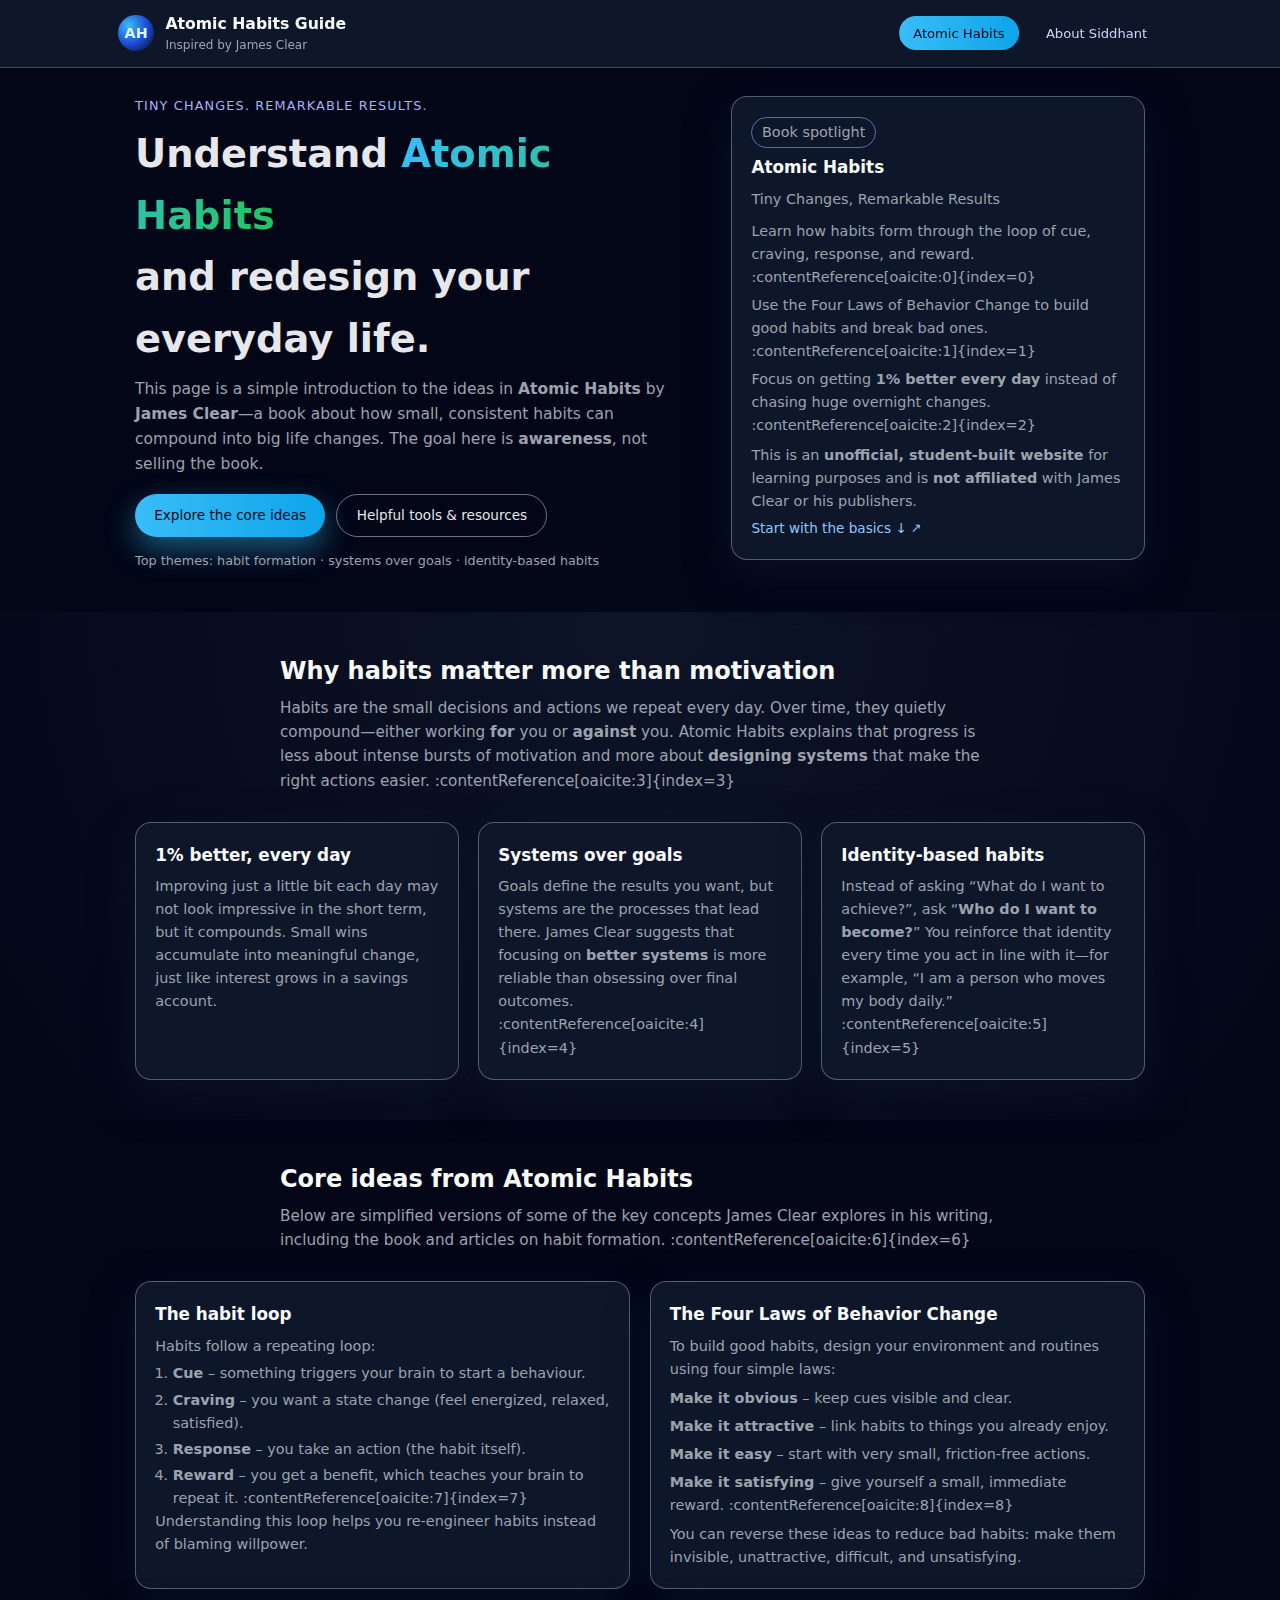
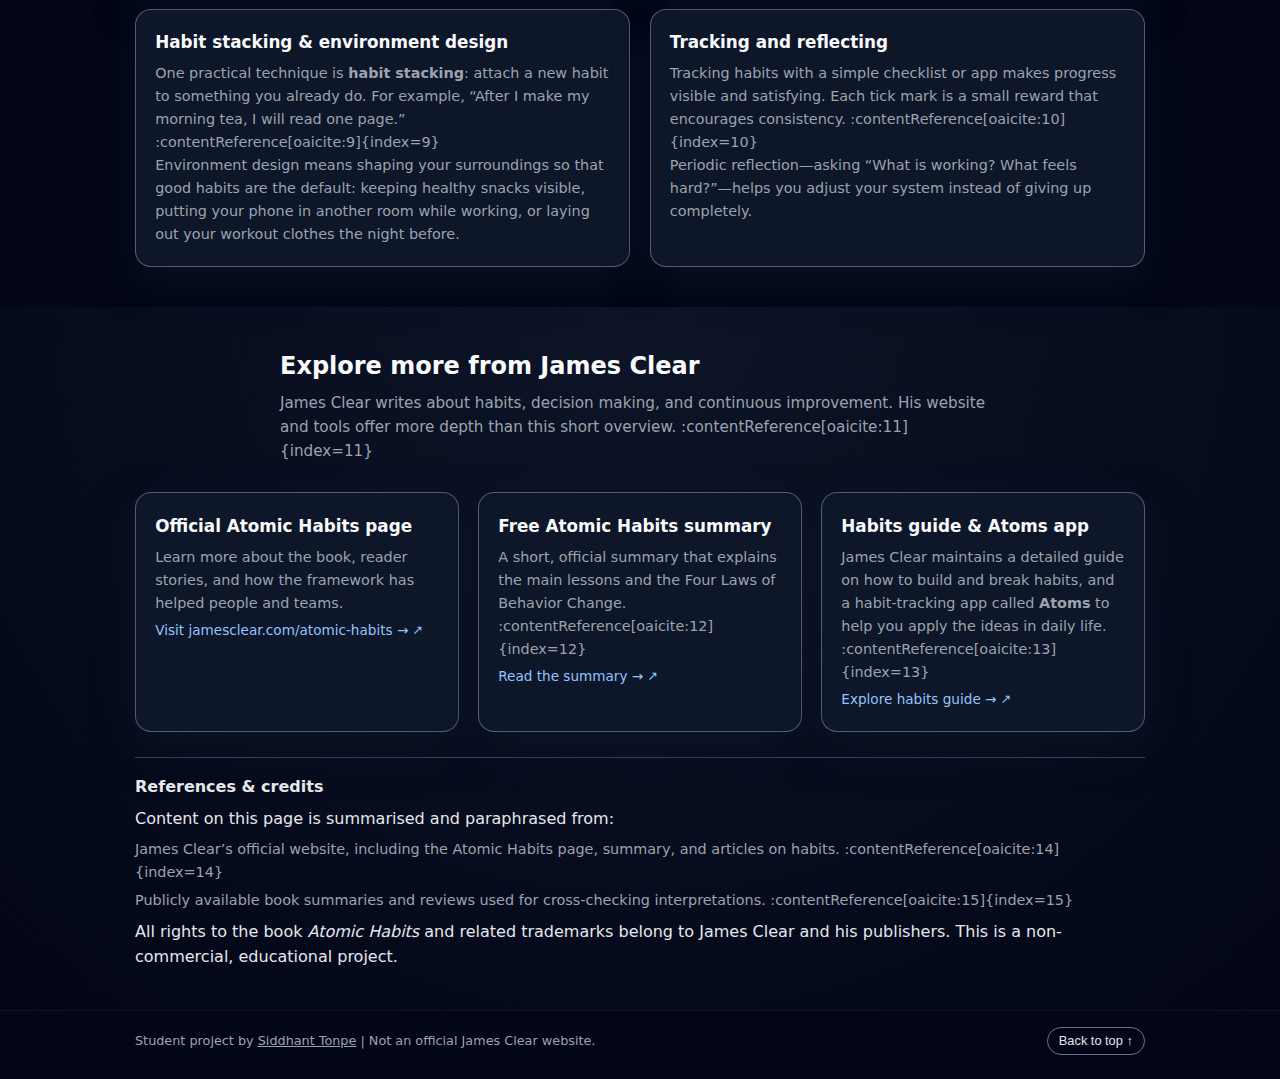
<file: index.html>
<!DOCTYPE html>
<html lang="en">
<head>
  <meta charset="UTF-8" />
  <title>Atomic Habits by James Clear | Tiny Changes, Remarkable Results</title>
  <meta name="viewport" content="width=device-width, initial-scale=1" />

  <!-- SEO: main keywords for Page 1
       Target keywords (awareness, not sales-focused):
       - atomic habits
       - atomic habits summary
       - james clear habits
       - tiny changes remarkable results
       - habit formation
       - 1 percent better every day
       - four laws of behavior change
       KPIs considered:
       - Organic impressions
       - Click-through rate (CTR)
       - Average search position for "atomic habits summary" and "james clear habits"
       - Time on page & scroll depth (engagement)
  -->
  <meta name="description"
        content="Learn the core ideas from Atomic Habits by James Clear: how tiny changes, better systems, and the Four Laws of Behavior Change help you get 1% better every day." />
  <meta name="keywords"
        content="atomic habits, atomic habits summary, james clear habits, tiny changes remarkable results, habit formation, four laws of behavior change, 1 percent better every day" />

  <!-- Open Graph (social sharing) -->
  <meta property="og:title" content="Atomic Habits by James Clear | Tiny Changes, Remarkable Results" />
  <meta property="og:description"
        content="A simple, student-built guide to the key ideas, tools, and resources from Atomic Habits by James Clear." />
  <meta property="og:type" content="website" />
  <meta property="og:url" content="https://your-domain.com/" />
  <meta property="og:image" content="https://your-domain.com/atomic-habits-cover-placeholder.png" />

  <link rel="stylesheet" href="styles.css" />
</head>
<body>
<header class="site-header">
  <div class="container header-inner">
    <div class="logo-block">
      <div class="logo-circle">AH</div>
      <div class="logo-text">
        <a href="index.html" class="brand-name">Atomic Habits Guide</a>
        <span class="brand-subtitle">Inspired by James Clear</span>
      </div>
    </div>

    <nav class="main-nav">
      <a href="index.html" class="nav-link active">Atomic Habits</a>
      <a href="about.html" class="nav-link">About Siddhant</a>
    </nav>
  </div>
</header>

<main>
  <!-- HERO / ABOVE THE FOLD -->
  <section class="hero section" id="top">
    <div class="container hero-grid">
      <div class="hero-left">
        <p class="eyebrow">Tiny changes. Remarkable results.</p>
        <h1>
          Understand <span class="highlight">Atomic Habits</span><br />
          and redesign your everyday life.
        </h1>
        <p class="hero-text">
          This page is a simple introduction to the ideas in <strong>Atomic Habits</strong> by
          <strong>James Clear</strong>—a book about how small, consistent habits can compound into
          big life changes. The goal here is <strong>awareness</strong>, not selling the book.
        </p>

        <div class="hero-actions">
          <a href="#core-ideas" class="btn primary">Explore the core ideas</a>
          <a href="#resources" class="btn ghost">Helpful tools & resources</a>
        </div>

        <div class="hero-meta">
          <span>Top themes: habit formation · systems over goals · identity-based habits</span>
        </div>
      </div>

      <aside class="hero-right" aria-label="Atomic Habits overview card">
        <div class="card book-card">
          <p class="badge">Book spotlight</p>
          <h2 class="card-title">Atomic Habits</h2>
          <p class="card-subtitle">Tiny Changes, Remarkable Results</p>

          <ul class="list">
            <li>Learn how habits form through the loop of cue, craving, response, and reward. :contentReference[oaicite:0]{index=0}</li>
            <li>Use the Four Laws of Behavior Change to build good habits and break bad ones. :contentReference[oaicite:1]{index=1}</li>
            <li>Focus on getting <strong>1% better every day</strong> instead of chasing huge overnight changes. :contentReference[oaicite:2]{index=2}</li>
          </ul>

          <p class="card-note">
            This is an <strong>unofficial, student-built website</strong> for learning purposes and is
            <strong>not affiliated</strong> with James Clear or his publishers.
          </p>

          <a href="#habit-basics" class="link-arrow">Start with the basics ↓</a>
        </div>
      </aside>
    </div>
  </section>

  <!-- SECTION: WHY HABITS MATTER -->
  <section class="section alt" id="habit-basics">
    <div class="container">
      <div class="section-header">
        <h2>Why habits matter more than motivation</h2>
        <p>
          Habits are the small decisions and actions we repeat every day. Over time, they quietly
          compound—either working <strong>for</strong> you or <strong>against</strong> you. Atomic Habits
          explains that progress is less about intense bursts of motivation and more about
          <strong>designing systems</strong> that make the right actions easier. :contentReference[oaicite:3]{index=3}
        </p>
      </div>

      <div class="grid three">
        <article class="info-card">
          <h3>1% better, every day</h3>
          <p>
            Improving just a little bit each day may not look impressive in the short term, but it
            compounds. Small wins accumulate into meaningful change, just like interest grows in a
            savings account.
          </p>
        </article>

        <article class="info-card">
          <h3>Systems over goals</h3>
          <p>
            Goals define the results you want, but systems are the processes that lead there. James Clear
            suggests that focusing on <strong>better systems</strong> is more reliable than obsessing over
            final outcomes. :contentReference[oaicite:4]{index=4}
          </p>
        </article>

        <article class="info-card">
          <h3>Identity-based habits</h3>
          <p>
            Instead of asking “What do I want to achieve?”, ask “<strong>Who do I want to become?</strong>”
            You reinforce that identity every time you act in line with it—for example, “I am a person who
            moves my body daily.” :contentReference[oaicite:5]{index=5}
          </p>
        </article>
      </div>
    </div>
  </section>

  <!-- SECTION: CORE IDEAS -->
  <section class="section" id="core-ideas">
    <div class="container">
      <div class="section-header">
        <h2>Core ideas from Atomic Habits</h2>
        <p>
          Below are simplified versions of some of the key concepts James Clear explores in his writing,
          including the book and articles on habit formation. :contentReference[oaicite:6]{index=6}
        </p>
      </div>

      <div class="grid two">
        <article class="info-card">
          <h3>The habit loop</h3>
          <p>
            Habits follow a repeating loop:
          </p>
          <ol class="numbered">
            <li><strong>Cue</strong> – something triggers your brain to start a behaviour.</li>
            <li><strong>Craving</strong> – you want a state change (feel energized, relaxed, satisfied).</li>
            <li><strong>Response</strong> – you take an action (the habit itself).</li>
            <li><strong>Reward</strong> – you get a benefit, which teaches your brain to repeat it. :contentReference[oaicite:7]{index=7}</li>
          </ol>
          <p>
            Understanding this loop helps you re-engineer habits instead of blaming willpower.
          </p>
        </article>

        <article class="info-card">
          <h3>The Four Laws of Behavior Change</h3>
          <p>
            To build good habits, design your environment and routines using four simple laws:
          </p>
          <ul class="list">
            <li><strong>Make it obvious</strong> – keep cues visible and clear.</li>
            <li><strong>Make it attractive</strong> – link habits to things you already enjoy.</li>
            <li><strong>Make it easy</strong> – start with very small, friction-free actions.</li>
            <li><strong>Make it satisfying</strong> – give yourself a small, immediate reward. :contentReference[oaicite:8]{index=8}</li>
          </ul>
          <p>
            You can reverse these ideas to reduce bad habits: make them invisible, unattractive,
            difficult, and unsatisfying.
          </p>
        </article>

        <article class="info-card">
          <h3>Habit stacking & environment design</h3>
          <p>
            One practical technique is <strong>habit stacking</strong>: attach a new habit to something you
            already do. For example, “After I make my morning tea, I will read one page.” :contentReference[oaicite:9]{index=9}
          </p>
          <p>
            Environment design means shaping your surroundings so that good habits are the default:
            keeping healthy snacks visible, putting your phone in another room while working, or laying
            out your workout clothes the night before.
          </p>
        </article>

        <article class="info-card">
          <h3>Tracking and reflecting</h3>
          <p>
            Tracking habits with a simple checklist or app makes progress visible and satisfying. Each
            tick mark is a small reward that encourages consistency. :contentReference[oaicite:10]{index=10}
          </p>
          <p>
            Periodic reflection—asking “What is working? What feels hard?”—helps you adjust your system
            instead of giving up completely.
          </p>
        </article>
      </div>
    </div>
  </section>

  <!-- SECTION: JAMES CLEAR & RESOURCES -->
  <section class="section alt" id="resources">
    <div class="container">
      <div class="section-header">
        <h2>Explore more from James Clear</h2>
        <p>
          James Clear writes about habits, decision making, and continuous improvement. His website and
          tools offer more depth than this short overview. :contentReference[oaicite:11]{index=11}
        </p>
      </div>

      <div class="grid three">
        <article class="info-card">
          <h3>Official Atomic Habits page</h3>
          <p>
            Learn more about the book, reader stories, and how the framework has helped people and
            teams.
          </p>
          <a href="https://jamesclear.com/atomic-habits" target="_blank" class="link-arrow">
            Visit jamesclear.com/atomic-habits →
          </a>
        </article>

        <article class="info-card">
          <h3>Free Atomic Habits summary</h3>
          <p>
            A short, official summary that explains the main lessons and the Four Laws of Behavior
            Change. :contentReference[oaicite:12]{index=12}
          </p>
          <a href="https://jamesclear.com/atomic-habits-summary" target="_blank" class="link-arrow">
            Read the summary →
          </a>
        </article>

        <article class="info-card">
          <h3>Habits guide & Atoms app</h3>
          <p>
            James Clear maintains a detailed guide on how to build and break habits, and a habit-tracking
            app called <strong>Atoms</strong> to help you apply the ideas in daily life. :contentReference[oaicite:13]{index=13}
          </p>
          <a href="https://jamesclear.com/habits" target="_blank" class="link-arrow">
            Explore habits guide →
          </a>
        </article>
      </div>

      <div class="references">
        <h3>References & credits</h3>
        <p>
          Content on this page is summarised and paraphrased from:
        </p>
        <ul class="list">
          <li>James Clear’s official website, including the Atomic Habits page, summary, and articles on habits. :contentReference[oaicite:14]{index=14}</li>
          <li>Publicly available book summaries and reviews used for cross-checking interpretations. :contentReference[oaicite:15]{index=15}</li>
        </ul>
        <p>
          All rights to the book <em>Atomic Habits</em> and related trademarks belong to James Clear and
          his publishers. This is a non-commercial, educational project.
        </p>
      </div>
    </div>
  </section>
</main>

<footer class="site-footer">
  <div class="container footer-inner">
    <p>Student project by <a href="about.html">Siddhant Tonpe</a> | Not an official James Clear website.</p>
    <button class="back-to-top" data-scroll="#top">Back to top ↑</button>
  </div>
</footer>

<script src="script.js"></script>
</body>
</html>
</file>
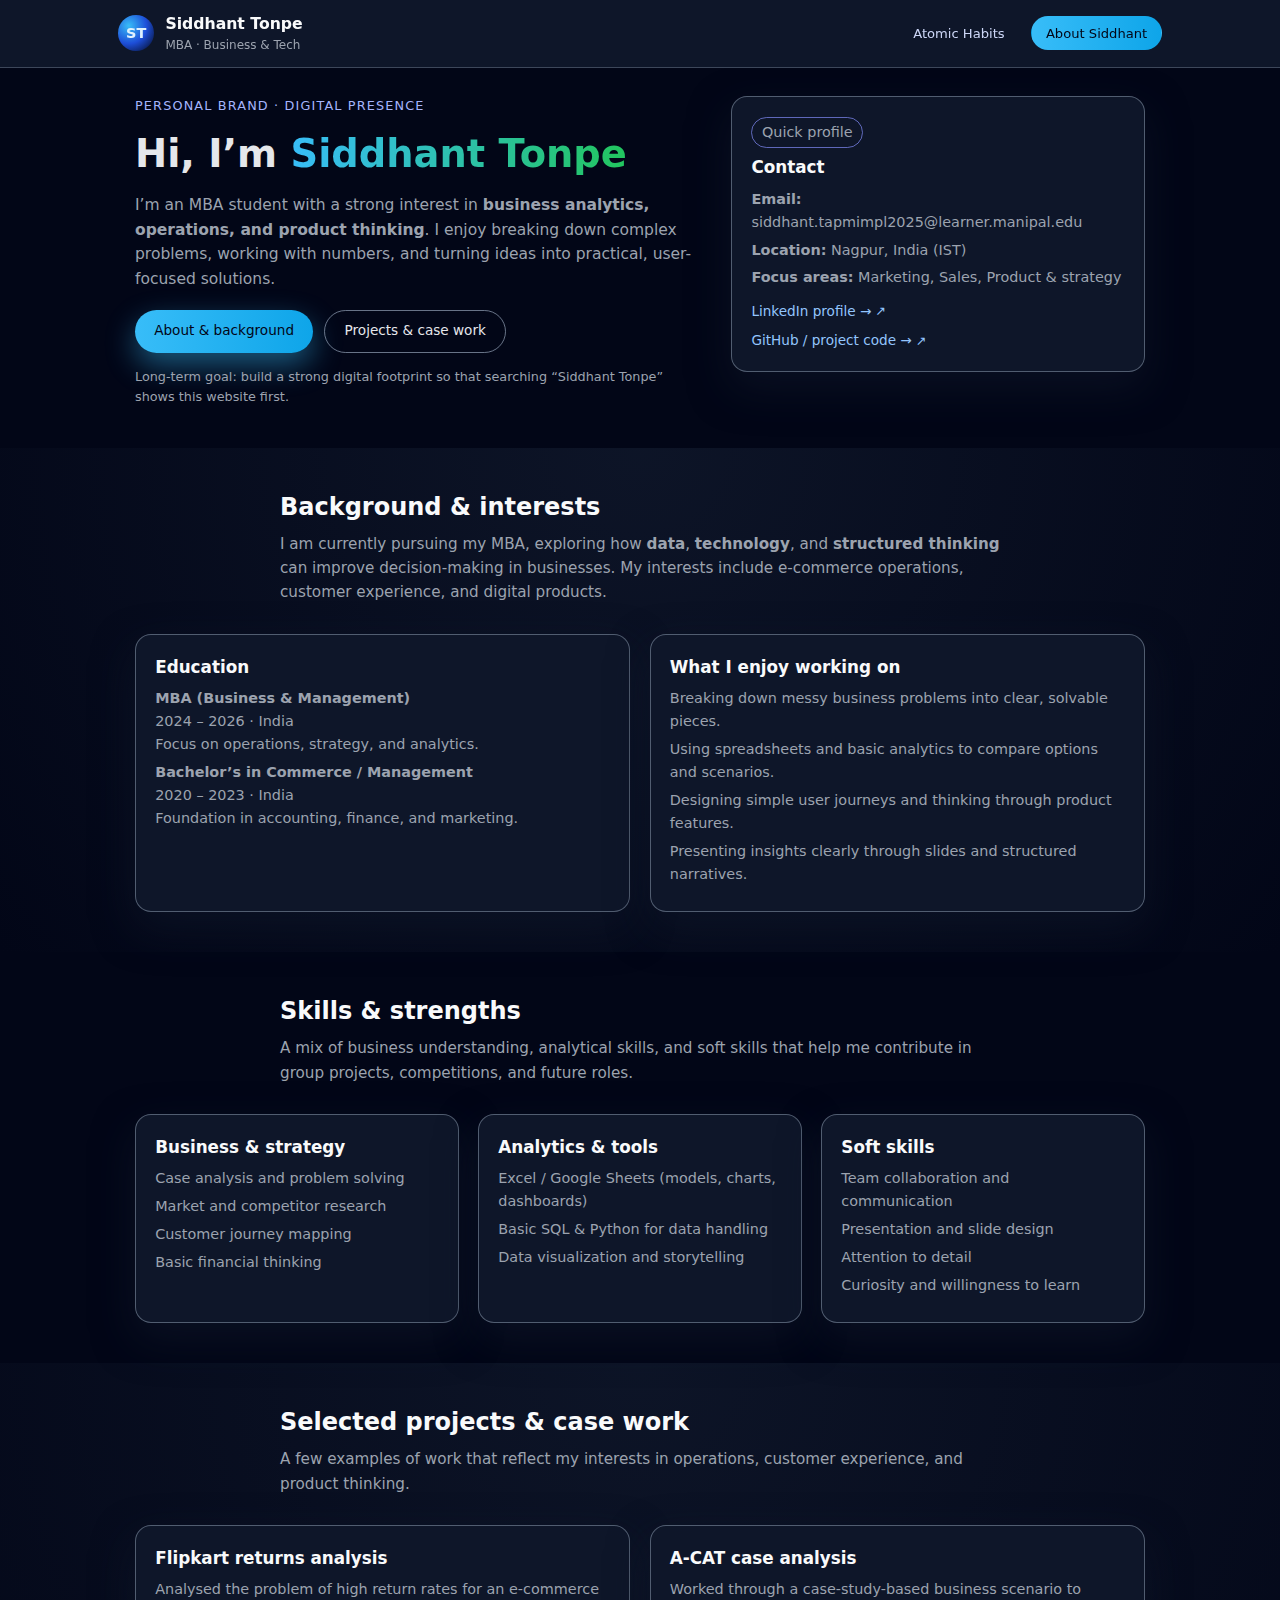
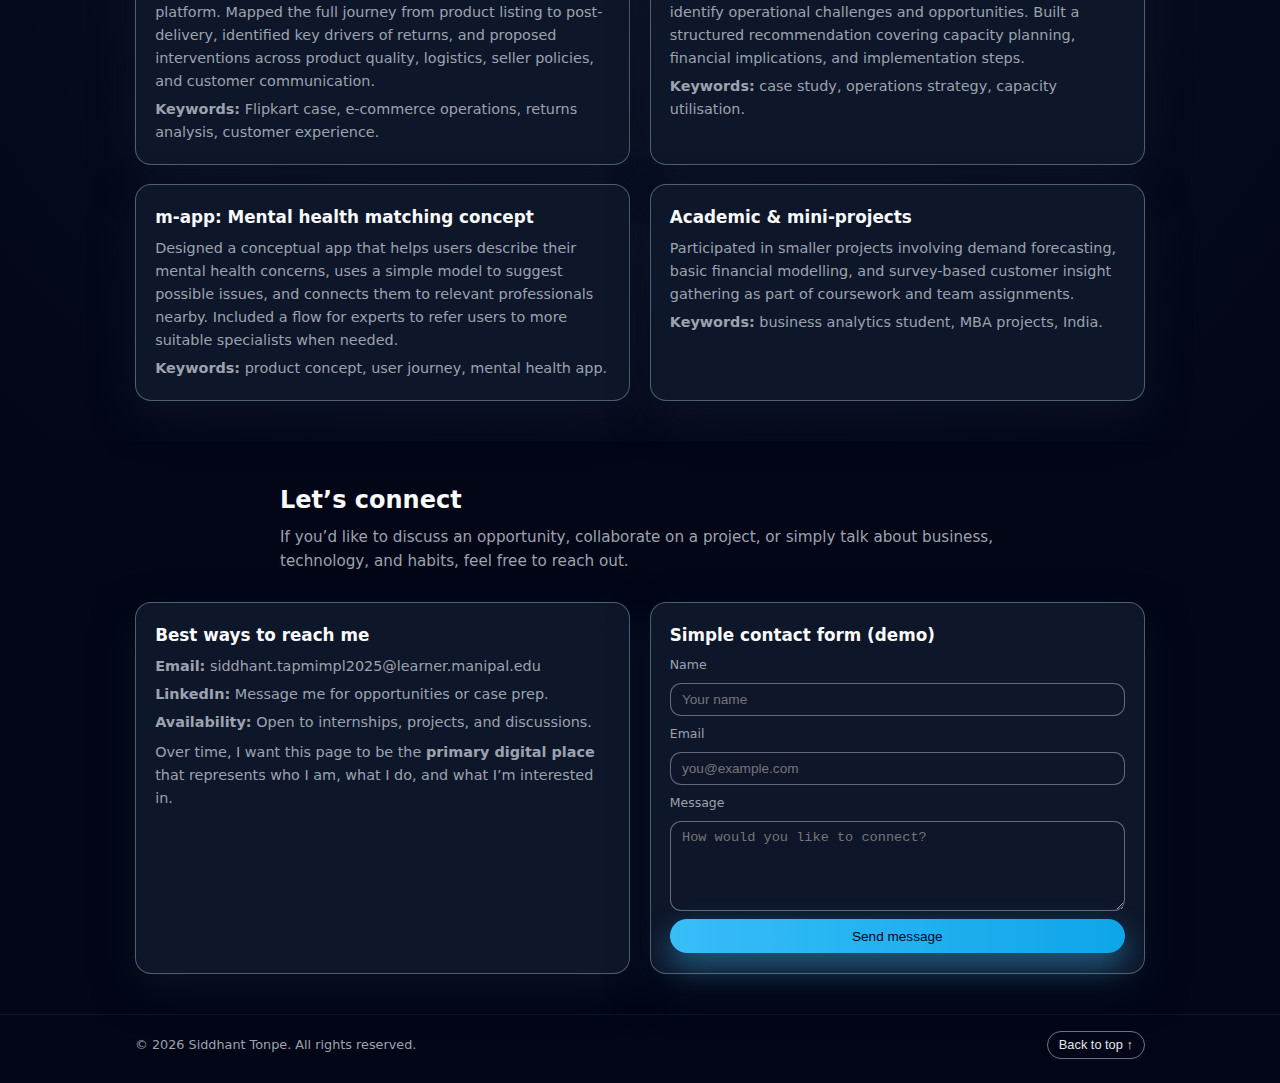
<file: about.html>
<!DOCTYPE html>
<html lang="en">
<head>
  <meta charset="UTF-8" />
  <title>Siddhant Tonpe | MBA Student, Business & Tech Enthusiast</title>
  <meta name="viewport" content="width=device-width, initial-scale=1" />

  <!-- SEO: main keywords for Page 2
       Target keywords:
       - siddhant tonpe
       - siddhant tonpe mba
       - business analytics student india
       - tapmi mba student (adjust to your actual institute if needed)
       - operations and strategy enthusiast
       KPIs considered:
       - Branded search volume for your name
       - Organic CTR when people search "Siddhant Tonpe"
       - Average position for your name + "MBA"
       - Number of unique visitors to this page
  -->
  <meta name="description"
        content="Official personal website of Siddhant Tonpe – MBA student and business & technology enthusiast, exploring strategy, analytics, and product thinking." />
  <meta name="keywords"
        content="Siddhant Tonpe, Siddhant Tonpe MBA, business analytics student, TAPMI MBA student, operations and strategy, product thinking" />

  <meta property="og:title" content="Siddhant Tonpe | MBA Student, Business & Tech Enthusiast" />
  <meta property="og:description"
        content="Learn more about Siddhant Tonpe: background, interests, case projects, and work in operations, analytics, and product thinking." />
  <meta property="og:type" content="profile" />
  <meta property="og:url" content="https://your-domain.com/about.html" />

  <link rel="stylesheet" href="styles.css" />
</head>
<body>
<header class="site-header">
  <div class="container header-inner">
    <div class="logo-block">
      <div class="logo-circle">ST</div>
      <div class="logo-text">
        <a href="index.html" class="brand-name">Siddhant Tonpe</a>
        <span class="brand-subtitle">MBA · Business & Tech</span>
      </div>
    </div>

    <nav class="main-nav">
      <a href="index.html" class="nav-link">Atomic Habits</a>
      <a href="about.html" class="nav-link active">About Siddhant</a>
    </nav>
  </div>
</header>

<main>
  <!-- PERSONAL HERO -->
  <section class="hero section" id="top">
    <div class="container hero-grid">
      <div class="hero-left">
        <p class="eyebrow">Personal brand · Digital presence</p>
        <h1>
          Hi, I’m <span class="highlight">Siddhant Tonpe</span>
        </h1>
        <p class="hero-text">
          I’m an MBA student with a strong interest in <strong>business analytics, operations, and
          product thinking</strong>. I enjoy breaking down complex problems, working with numbers, and
          turning ideas into practical, user-focused solutions.
        </p>

        <div class="hero-actions">
          <a href="#about" class="btn primary">About & background</a>
          <a href="#projects" class="btn ghost">Projects & case work</a>
        </div>

        <div class="hero-meta">
          <span>Long-term goal: build a strong digital footprint so that searching “Siddhant Tonpe” shows this website first.</span>
        </div>
      </div>

      <aside class="hero-right" aria-label="Contact and quick info">
        <div class="card book-card">
          <p class="badge">Quick profile</p>
          <h2 class="card-title">Contact</h2>
          <ul class="list">
            <li><strong>Email:</strong> siddhant.tapmimpl2025@learner.manipal.edu</li>
            <li><strong>Location:</strong> Nagpur, India (IST)</li>
            <li><strong>Focus areas:</strong> Marketing, Sales, Product & strategy</li>
          </ul>

          <div class="link-group">
            <a href="https://www.linkedin.com" target="_blank" class="link-arrow">
              LinkedIn profile →
            </a>
            <a href="https://github.com" target="_blank" class="link-arrow">
              GitHub / project code →
            </a>
          </div>
        </div>
      </aside>
    </div>
  </section>

  <!-- ABOUT SECTION -->
  <section class="section alt" id="about">
    <div class="container">
      <div class="section-header">
        <h2>Background & interests</h2>
        <p>
          I am currently pursuing my MBA, exploring how <strong>data</strong>, <strong>technology</strong>,
          and <strong>structured thinking</strong> can improve decision-making in businesses. My interests
          include e-commerce operations, customer experience, and digital products.
        </p>
      </div>

      <div class="grid two">
        <article class="info-card">
          <h3>Education</h3>
          <ul class="list">
            <li>
              <strong>MBA (Business & Management)</strong><br />
              2024 – 2026 · India<br />
              Focus on operations, strategy, and analytics.
            </li>
            <li>
              <strong>Bachelor’s in Commerce / Management</strong><br />
              2020 – 2023 · India<br />
              Foundation in accounting, finance, and marketing.
            </li>
          </ul>
        </article>

        <article class="info-card">
          <h3>What I enjoy working on</h3>
          <ul class="list">
            <li>Breaking down messy business problems into clear, solvable pieces.</li>
            <li>Using spreadsheets and basic analytics to compare options and scenarios.</li>
            <li>Designing simple user journeys and thinking through product features.</li>
            <li>Presenting insights clearly through slides and structured narratives.</li>
          </ul>
        </article>
      </div>
    </div>
  </section>

  <!-- SKILLS SECTION -->
  <section class="section" id="skills">
    <div class="container">
      <div class="section-header">
        <h2>Skills & strengths</h2>
        <p>
          A mix of business understanding, analytical skills, and soft skills that help me contribute in
          group projects, competitions, and future roles.
        </p>
      </div>

      <div class="grid three">
        <article class="info-card">
          <h3>Business & strategy</h3>
          <ul class="list">
            <li>Case analysis and problem solving</li>
            <li>Market and competitor research</li>
            <li>Customer journey mapping</li>
            <li>Basic financial thinking</li>
          </ul>
        </article>

        <article class="info-card">
          <h3>Analytics & tools</h3>
          <ul class="list">
            <li>Excel / Google Sheets (models, charts, dashboards)</li>
            <li>Basic SQL & Python for data handling</li>
            <li>Data visualization and storytelling</li>
          </ul>
        </article>

        <article class="info-card">
          <h3>Soft skills</h3>
          <ul class="list">
            <li>Team collaboration and communication</li>
            <li>Presentation and slide design</li>
            <li>Attention to detail</li>
            <li>Curiosity and willingness to learn</li>
          </ul>
        </article>
      </div>
    </div>
  </section>

  <!-- PROJECTS / WORK -->
  <section class="section alt" id="projects">
    <div class="container">
      <div class="section-header">
        <h2>Selected projects & case work</h2>
        <p>
          A few examples of work that reflect my interests in operations, customer experience, and
          product thinking.
        </p>
      </div>

      <div class="grid two">
        <article class="info-card">
          <h3>Flipkart returns analysis</h3>
          <p>
            Analysed the problem of high return rates for an e-commerce platform. Mapped the full
            journey from product listing to post-delivery, identified key drivers of returns, and
            proposed interventions across product quality, logistics, seller policies, and customer
            communication.
          </p>
          <p class="small">
            <strong>Keywords:</strong> Flipkart case, e-commerce operations, returns analysis, customer
            experience.
          </p>
        </article>

        <article class="info-card">
          <h3>A-CAT case analysis</h3>
          <p>
            Worked through a case-study-based business scenario to identify operational challenges and
            opportunities. Built a structured recommendation covering capacity planning, financial
            implications, and implementation steps.
          </p>
          <p class="small">
            <strong>Keywords:</strong> case study, operations strategy, capacity utilisation.
          </p>
        </article>

        <article class="info-card">
          <h3>m-app: Mental health matching concept</h3>
          <p>
            Designed a conceptual app that helps users describe their mental health concerns, uses a
            simple model to suggest possible issues, and connects them to relevant professionals nearby.
            Included a flow for experts to refer users to more suitable specialists when needed.
          </p>
          <p class="small">
            <strong>Keywords:</strong> product concept, user journey, mental health app.
          </p>
        </article>

        <article class="info-card">
          <h3>Academic & mini-projects</h3>
          <p>
            Participated in smaller projects involving demand forecasting, basic financial modelling,
            and survey-based customer insight gathering as part of coursework and team assignments.
          </p>
          <p class="small">
            <strong>Keywords:</strong> business analytics student, MBA projects, India.
          </p>
        </article>
      </div>
    </div>
  </section>

  <!-- CONTACT / CALL TO ACTION -->
  <section class="section" id="contact">
    <div class="container">
      <div class="section-header">
        <h2>Let’s connect</h2>
        <p>
          If you’d like to discuss an opportunity, collaborate on a project, or simply talk about
          business, technology, and habits, feel free to reach out.
        </p>
      </div>

      <div class="grid two">
        <article class="info-card">
          <h3>Best ways to reach me</h3>
          <ul class="list">
            <li><strong>Email:</strong> siddhant.tapmimpl2025@learner.manipal.edu</li>
            <li><strong>LinkedIn:</strong> Message me for opportunities or case prep.</li>
            <li><strong>Availability:</strong> Open to internships, projects, and discussions.</li>
          </ul>
          <p class="small">
            Over time, I want this page to be the <strong>primary digital place</strong> that represents
            who I am, what I do, and what I’m interested in.
          </p>
        </article>

        <article class="info-card">
          <h3>Simple contact form (demo)</h3>
          <form class="contact-form" onsubmit="event.preventDefault(); alert('This is a demo form. Connect it to a backend or email service to make it live.');">
            <label for="name">Name</label>
            <input id="name" type="text" required placeholder="Your name" />

            <label for="email">Email</label>
            <input id="email" type="email" required placeholder="you@example.com" />

            <label for="message">Message</label>
            <textarea id="message" rows="4" placeholder="How would you like to connect?"></textarea>

            <button type="submit" class="btn primary">Send message</button>
          </form>
        </article>
      </div>
    </div>
  </section>
</main>

<footer class="site-footer">
  <div class="container footer-inner">
    <p>© <span id="year"></span> Siddhant Tonpe. All rights reserved.</p>
    <button class="back-to-top" data-scroll="#top">Back to top ↑</button>
  </div>
</footer>

<script src="script.js"></script>
</body>
</html>
</file>
<file: styles.css>
/* Basic reset */
*,
*::before,
*::after {
  box-sizing: border-box;
  margin: 0;
  padding: 0;
}

html {
  scroll-behavior: smooth;
}

body {
  font-family: system-ui, -apple-system, BlinkMacSystemFont, "Segoe UI", sans-serif;
  background: #020617;
  color: #e5e7eb;
  line-height: 1.6;
}

/* Layout helpers */
.container {
  max-width: 1050px;
  margin: 0 auto;
  padding: 0 1.25rem;
}

/* Header */
.site-header {
  position: sticky;
  top: 0;
  z-index: 50;
  background: rgba(15, 23, 42, 0.94);
  border-bottom: 1px solid rgba(148, 163, 184, 0.35);
  backdrop-filter: blur(12px);
}

.header-inner {
  display: flex;
  align-items: center;
  justify-content: space-between;
  padding: 0.7rem 0.2rem;
}

.logo-block {
  display: flex;
  align-items: center;
  gap: 0.7rem;
}

.logo-circle {
  width: 36px;
  height: 36px;
  border-radius: 999px;
  background: radial-gradient(circle at 30% 30%, #38bdf8, #1d4ed8 50%, #020617 100%);
  display: flex;
  align-items: center;
  justify-content: center;
  font-weight: 700;
  font-size: 0.9rem;
  color: #e0f2fe;
}

.logo-text {
  display: flex;
  flex-direction: column;
}

.brand-name {
  font-weight: 600;
  font-size: 0.98rem;
  color: #f9fafb;
  text-decoration: none;
}

.brand-subtitle {
  font-size: 0.75rem;
  color: #9ca3af;
}

.main-nav {
  display: flex;
  align-items: center;
  gap: 0.75rem;
}

.nav-link {
  font-size: 0.82rem;
  padding: 0.35rem 0.85rem;
  border-radius: 999px;
  color: #cbd5f5;
  text-decoration: none;
  border: 1px solid transparent;
  transition: background 0.2s ease, color 0.2s ease, border-color 0.2s ease;
}

.nav-link:hover {
  background: rgba(30, 64, 175, 0.3);
  border-color: rgba(129, 140, 248, 0.7);
}

.nav-link.active {
  background: linear-gradient(to right, #38bdf8, #0ea5e9);
  color: #020617;
  border-color: transparent;
}

/* Sections */
.section {
  padding: 2.5rem 0;
}

.section.alt {
  background: radial-gradient(circle at top, rgba(15, 23, 42, 0.85), #020617);
}

.section-header {
  max-width: 720px;
  margin: 0 auto 1.8rem auto;
  text-align: left;
}

.section-header h2 {
  font-size: 1.5rem;
  margin-bottom: 0.35rem;
  color: #f9fafb;
}

.section-header p {
  font-size: 0.95rem;
  color: #9ca3af;
}

/* Hero */
.hero {
  padding-top: 1.8rem;
}

.hero-grid {
  display: grid;
  grid-template-columns: minmax(0, 3fr);
  gap: 2rem;
}

@media (min-width: 900px) {
  .hero-grid {
    grid-template-columns: minmax(0, 3fr) minmax(0, 2.2fr);
  }
}

.hero-left h1 {
  font-size: clamp(2rem, 3vw, 2.4rem);
  margin-bottom: 0.5rem;
}

.hero-text {
  font-size: 0.97rem;
  color: #9ca3af;
  margin-bottom: 1.1rem;
}

.eyebrow {
  font-size: 0.8rem;
  text-transform: uppercase;
  letter-spacing: 0.09em;
  color: #a5b4fc;
  margin-bottom: 0.4rem;
}

.highlight {
  background: linear-gradient(to right, #38bdf8, #22c55e);
  -webkit-background-clip: text;
  color: transparent;
}

.hero-actions {
  display: flex;
  flex-wrap: wrap;
  gap: 0.7rem;
  margin-bottom: 0.9rem;
}

.hero-meta {
  font-size: 0.8rem;
  color: #9ca3af;
}

/* Buttons */
.btn {
  appearance: none;
  border: none;
  cursor: pointer;
  border-radius: 999px;
  padding: 0.6rem 1.2rem;
  font-size: 0.85rem;
  font-weight: 500;
  text-decoration: none;
  display: inline-flex;
  align-items: center;
  justify-content: center;
  gap: 0.25rem;
  transition: transform 0.15s ease, box-shadow 0.15s ease, background 0.15s ease, color 0.15s ease;
}

.btn.primary {
  background: linear-gradient(to right, #38bdf8, #0ea5e9);
  color: #020617;
  box-shadow: 0 12px 30px rgba(56, 189, 248, 0.45);
}

.btn.primary:hover {
  transform: translateY(-1px);
  box-shadow: 0 18px 40px rgba(56, 189, 248, 0.6);
}

.btn.ghost {
  background: transparent;
  color: #e5e7eb;
  border: 1px solid rgba(148, 163, 184, 0.7);
}

.btn.ghost:hover {
  background: rgba(15, 23, 42, 0.9);
}

/* Cards & grids */
.grid {
  display: grid;
  gap: 1.2rem;
}

.grid.two {
  grid-template-columns: minmax(0, 1fr);
}

.grid.three {
  grid-template-columns: minmax(0, 1fr);
}

@media (min-width: 780px) {
  .grid.two {
    grid-template-columns: repeat(2, minmax(0, 1fr));
  }
  .grid.three {
    grid-template-columns: repeat(3, minmax(0, 1fr));
  }
}

.card,
.info-card,
.book-card {
  background: rgba(15, 23, 42, 0.95);
  border-radius: 1rem;
  padding: 1.2rem 1.2rem;
  border: 1px solid rgba(148, 163, 184, 0.5);
  box-shadow: 0 16px 40px rgba(15, 23, 42, 0.6);
}

.info-card h3,
.card-title {
  font-size: 1.05rem;
  margin-bottom: 0.4rem;
  color: #f9fafb;
}

.info-card p,
.book-card p {
  font-size: 0.9rem;
  color: #9ca3af;
}

.badge {
  display: inline-block;
  padding: 0.2rem 0.6rem;
  font-size: 0.7rem;
  border-radius: 999px;
  border: 1px solid rgba(129, 140, 248, 0.7);
  color: #a5b4fc;
  margin-bottom: 0.4rem;
}

.card-subtitle {
  font-size: 0.9rem;
  color: #c7d2fe;
  margin-bottom: 0.6rem;
}

/* Lists */
.list {
  list-style: none;
  font-size: 0.9rem;
  color: #9ca3af;
  margin: 0.4rem 0 0.4rem 0;
}

.list li + li {
  margin-top: 0.3rem;
}

.numbered {
  list-style: decimal;
  margin-left: 1.1rem;
  margin-top: 0.3rem;
  font-size: 0.9rem;
  color: #9ca3af;
}

.numbered li + li {
  margin-top: 0.2rem;
}

/* Links */
a {
  color: inherit;
}

.link-arrow {
  display: inline-flex;
  align-items: center;
  gap: 0.25rem;
  font-size: 0.85rem;
  margin-top: 0.3rem;
  text-decoration: none;
  color: #93c5fd;
}

.link-arrow::after {
  content: "↗";
  font-size: 0.8rem;
}

.link-arrow:hover {
  text-decoration: underline;
}

.link-group {
  display: flex;
  flex-direction: column;
  gap: 0.2rem;
}

/* References */
.references {
  margin-top: 1.6rem;
  padding-top: 1rem;
  border-top: 1px solid rgba(148, 163, 184, 0.4);
}

.references h3 {
  font-size: 1rem;
  margin-bottom: 0.4rem;
}

/* Forms */
.contact-form {
  display: grid;
  gap: 0.5rem;
  font-size: 0.85rem;
}

.contact-form label {
  font-size: 0.78rem;
  color: #9ca3af;
}

.contact-form input,
.contact-form textarea {
  border-radius: 0.7rem;
  border: 1px solid rgba(148, 163, 184, 0.6);
  background: rgba(15, 23, 42, 0.97);
  padding: 0.5rem 0.7rem;
  color: #e5e7eb;
  font-size: 0.85rem;
  outline: none;
}

.contact-form input:focus,
.contact-form textarea:focus {
  border-color: #38bdf8;
  box-shadow: 0 0 0 1px rgba(56, 189, 248, 0.4);
}

.contact-form textarea {
  min-height: 90px;
}

/* Small text */
.small {
  font-size: 0.8rem;
  color: #9ca3af;
  margin-top: 0.3rem;
}

/* Footer */
.site-footer {
  border-top: 1px solid rgba(15, 23, 42, 0.9);
  background: #020617;
  padding: 1rem 0 1.5rem 0;
}

.footer-inner {
  display: flex;
  align-items: center;
  justify-content: space-between;
  gap: 0.8rem;
  font-size: 0.8rem;
  color: #9ca3af;
}

.back-to-top {
  border: 1px solid rgba(148, 163, 184, 0.7);
  background: transparent;
  color: #e5e7eb;
  border-radius: 999px;
  padding: 0.35rem 0.7rem;
  font-size: 0.8rem;
  cursor: pointer;
}

/* Responsive tweaks */
@media (max-width: 640px) {
  .header-inner {
    flex-direction: column;
    align-items: flex-start;
    gap: 0.6rem;
  }

  .main-nav {
    width: 100%;
    justify-content: flex-start;
    flex-wrap: wrap;
  }

  .footer-inner {
    flex-direction: column;
    align-items: flex-start;
  }
}
</file>
